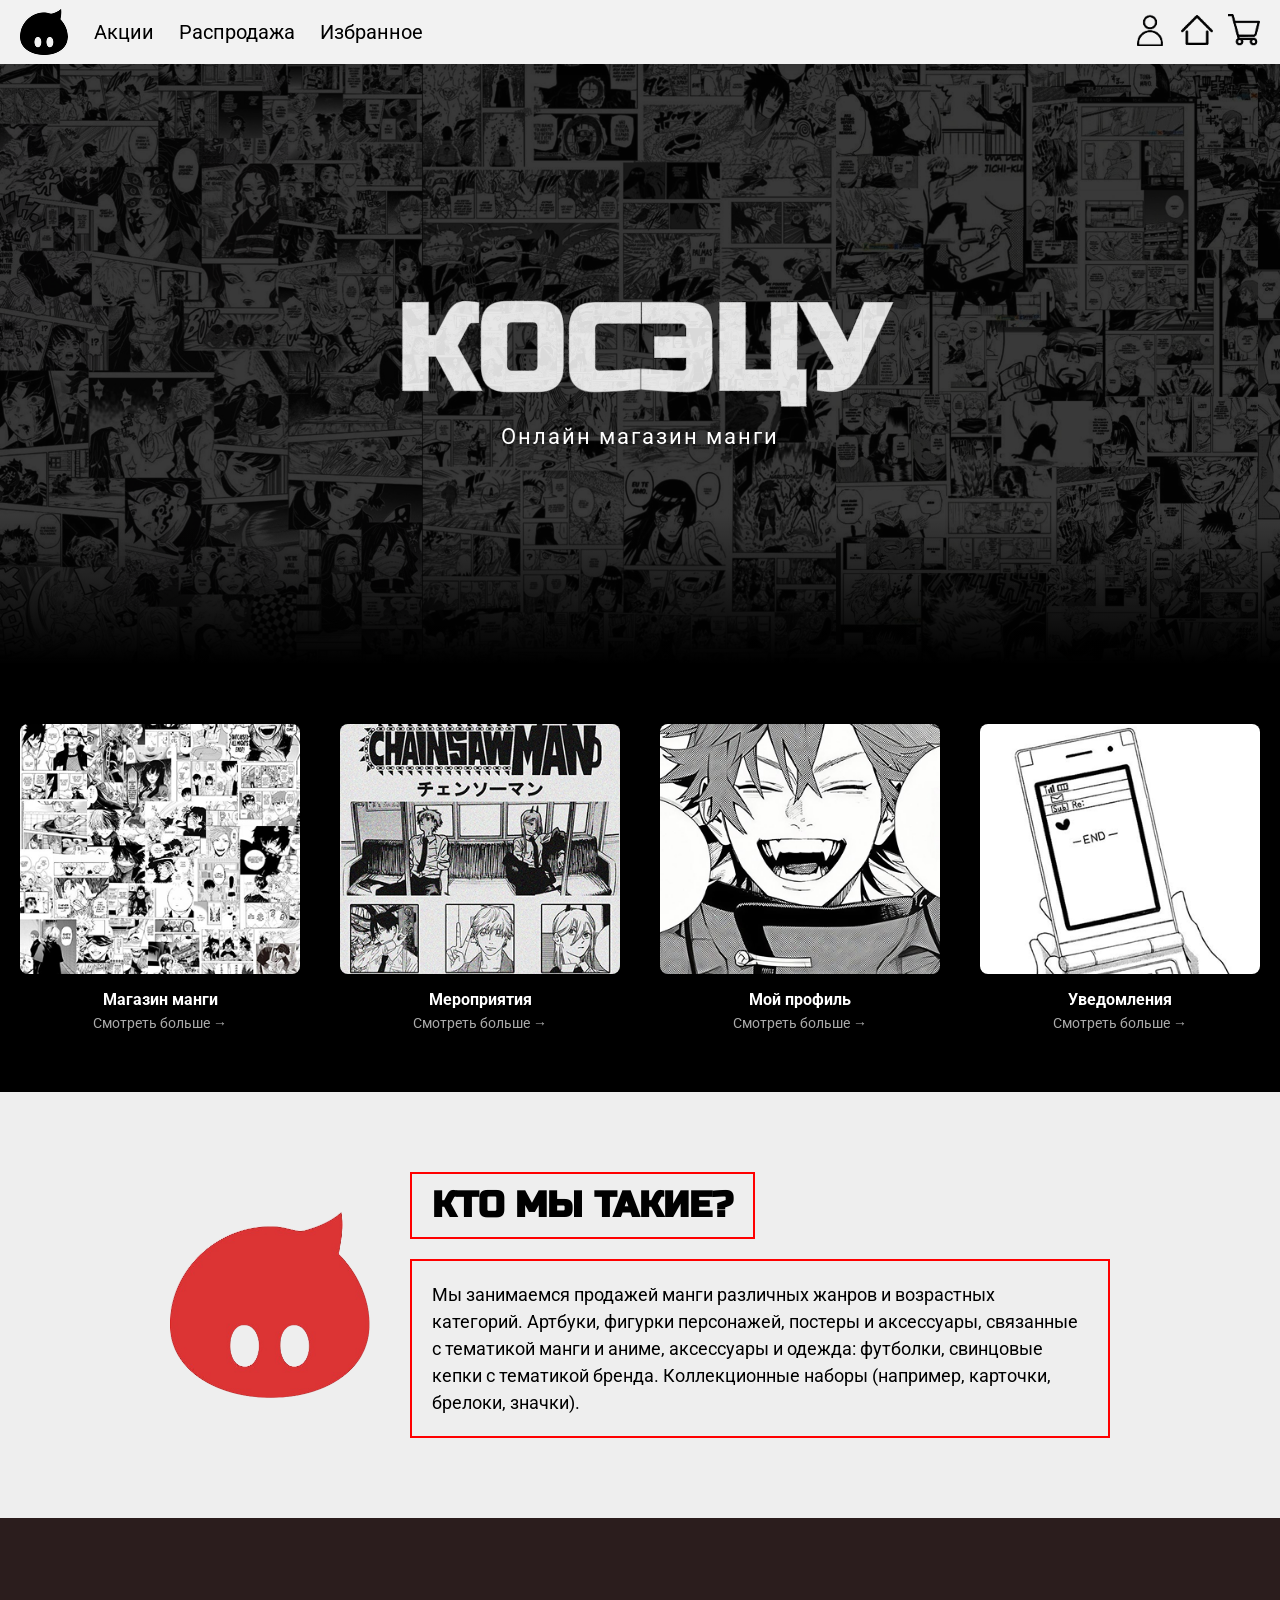
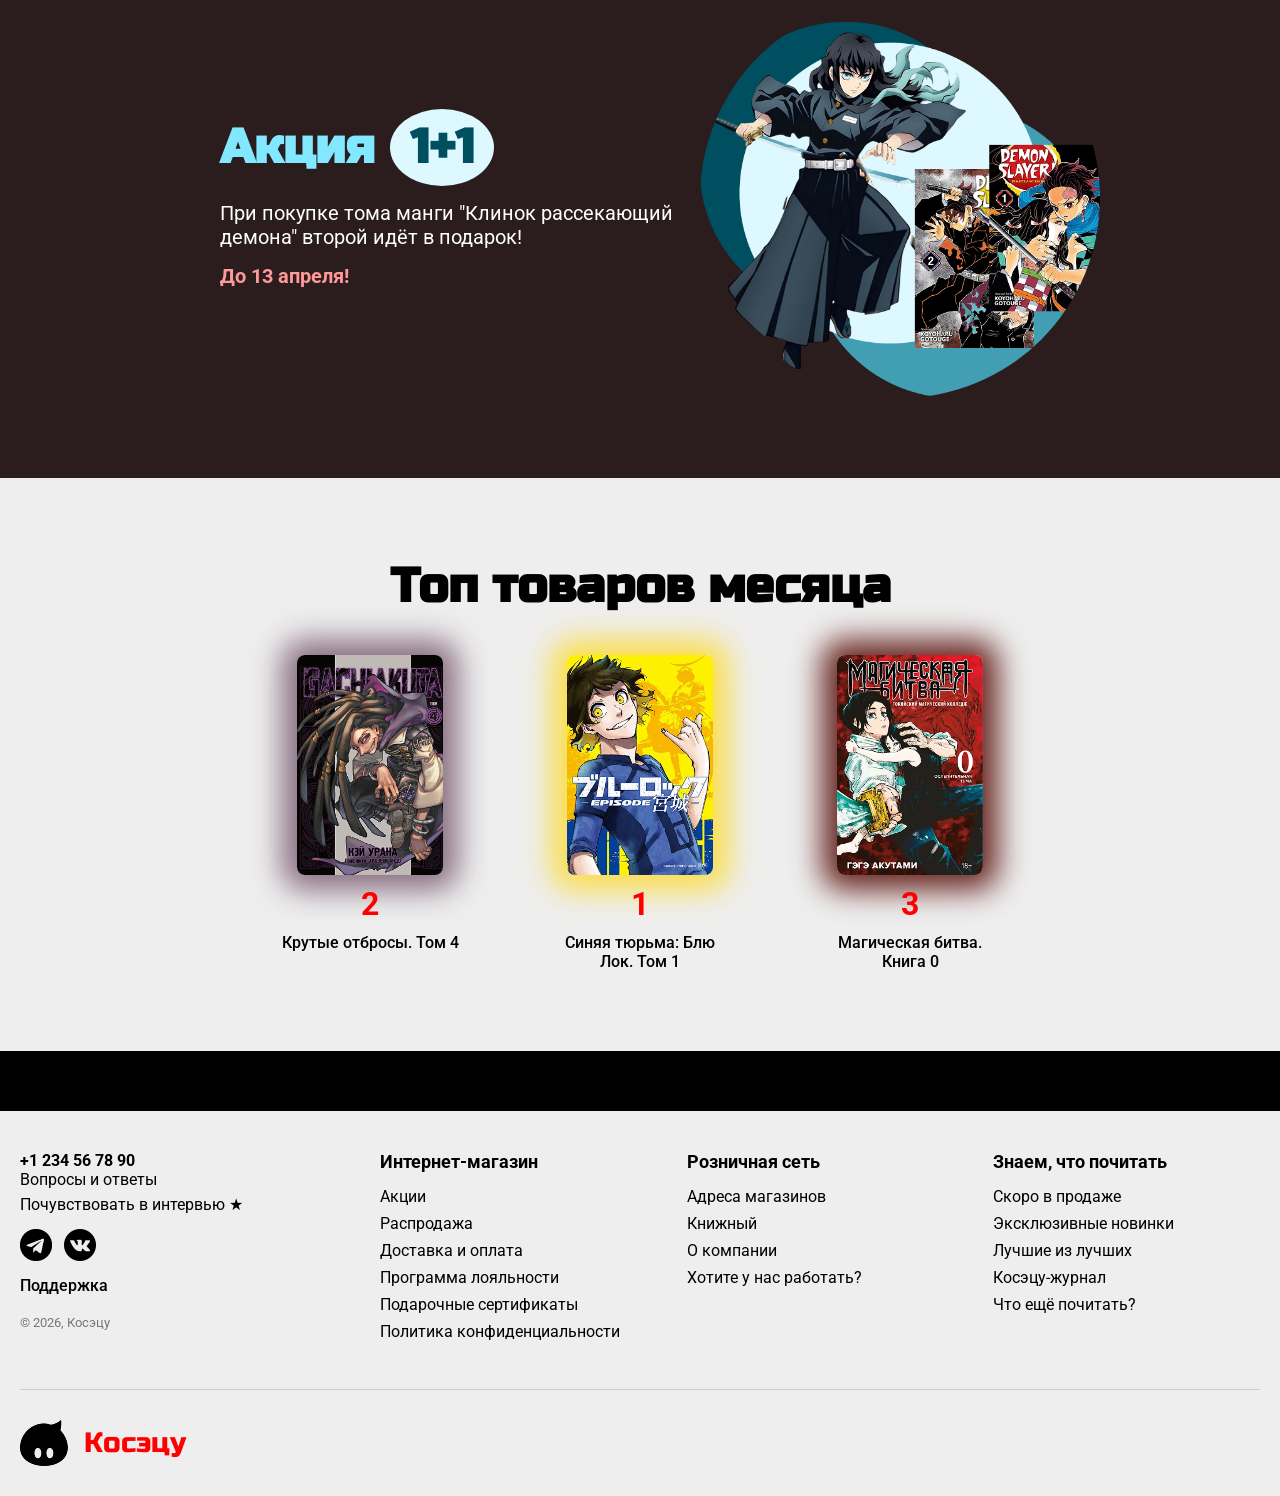
<file: index.html>
<!DOCTYPE html>
<html lang="ru">
<head>
  <meta charset="UTF-8">
  <meta name="viewport" content="width=device-width, initial-scale=1.0">
  <title>КОСЭЦУ — магазин манги</title>
  <link rel="stylesheet" href="style.css">
  <link href="https://fonts.googleapis.com/css2?family=Russo+One&family=Roboto:wght@400;700&display=swap" rel="stylesheet">
</head>
<body>

<header class="header">
  <div class="container header-inner">
    <div class="nav-left">
      <img src="images/logo.png" alt="Логотип Косэцу" class="logo-img">
      <nav class="nav-links">
        <a href="#">Акции</a>
        <a href="#">Распродажа</a>
        <a href="#">Избранное</a>
      </nav>
    </div>
    <div class="nav-right">
      <img src="images/user-icon.png" alt="Личный кабинет">
      <img src="images/home-icon.png" alt="Главная">
    <a href="basket.html">
  <img src="images/cart-icon.png" alt="Корзина">
</a>
    </div>
  </div>
</header>

<main>
  <section class="hero">
    <h1 class="hero-title">КОСЭЦУ</h1>
    <p class="hero-subtitle">Онлайн магазин манги</p>
  </section>

  <section class="cards">
    <div class="container cards-grid">
      <div class="card">
        <img src="images/manga-shop.png" alt="Магазин манги">
        <div class="card-title">Магазин манги</div>
        <a href="catalog.html" class="card-link">Смотреть больше →</a>
      </div>
      <div class="card">
        <img src="images/events.png" alt="Мероприятия">
        <div class="card-title">Мероприятия</div>
        <a href="news.html" class="card-link">Смотреть больше →</a>
      </div>
      <div class="card">
        <img src="images/profile.png" alt="Мой профиль">
        <div class="card-title">Мой профиль</div>
        <a href="#" class="card-link">Смотреть больше →</a>
      </div>
      <div class="card">
        <img src="images/notifications.png" alt="Уведомления">
        <div class="card-title">Уведомления</div>
        <a href="#" class="card-link">Смотреть больше →</a>
      </div>
    </div>
  </section>

  <section class="about">
    <div class="container about-inner">
      <img src="images/about-logo.png" alt="Логотип Косэцу" class="about-logo-img">
      <div>
        <h2 class="about-title">КТО МЫ ТАКИЕ?</h2>
        <div class="about-text">
          Мы занимаемся продажей манги различных жанров и возрастных категорий. Артбуки, фигурки персонажей, постеры и аксессуары, связанные с тематикой манги и аниме, аксессуары и одежда: футболки, свинцовые кепки с тематикой бренда. Коллекционные наборы (например, карточки, брелоки, значки).
        </div>
      </div>
    </div>
  </section>

  <section class="promo">
    <div class="container promo-inner">
      <div class="promo-left">
        <h2 class="promo-title">
          Акция
          <span class="promo-circle">1+1</span>
        </h2>
        <p>При покупке тома манги "Клинок рассекающий демона" второй идёт в подарок!</p>
        <p class="promo-date">До 13 апреля!</p>
      </div>
      <div class="promo-img" role="img" aria-label="Изображение акции 1+1"></div>
    </div>
  </section>

  <section class="top">
    <div class="container">
      <h2 class="top-title">Топ товаров месяца</h2>
      <div class="top-grid">
        <div class="top-item second">
          <img src="images/top-2.png" alt="Товар месяца, место 2">
          <div class="num">2</div>
          <div class="top-name">Крутые отбросы. Том 4</div>
        </div>
        <div class="top-item first">
          <img src="images/top-1.png" alt="Товар месяца, место 1">
          <div class="num">1</div>
          <div class="top-name">Синяя тюрьма: Блю Лок. Том 1</div>
        </div>
        <div class="top-item third">
          <img src="images/top-3.png" alt="Товар месяца, место 3">
          <div class="num">3</div>
          <div class="top-name">Магическая битва. Книга 0</div>
        </div>
      </div>
    </div>
  </section>
</main>

<footer class="footer">
  <div class="container">
    <div class="footer-grid">
      <div class="footer-col">
        <div><strong>+1 234 56 78 90</strong></div>
        <div class="footer-link">Вопросы и ответы</div>
        <div class="footer-link">Почувствовать в интервью ★</div>
        <div class="social-icons">
          <img src="images/telegram.png" alt="Telegram" class="social-icon">
          <img src="images/vk.png" alt="ВКонтакте" class="social-icon">
        </div>
        <div class="footer-support">Поддержка</div>
        <div class="footer-copy">© 2026, Косэцу</div>
      </div>
      <div class="footer-col">
        <h4>Интернет-магазин</h4>
        <ul>
          <li>Акции</li>
          <li>Распродажа</li>
          <li>Доставка и оплата</li>
          <li>Программа лояльности</li>
          <li>Подарочные сертификаты</li>
          <li>Политика конфиденциальности</li>
        </ul>
      </div>
      <div class="footer-col">
        <h4>Розничная сеть</h4>
        <ul>
          <li>Адреса магазинов</li>
          <li>Книжный</li>
          <li>О компании</li>
          <li>Хотите у нас работать?</li>
        </ul>
      </div>
      <div class="footer-col">
        <h4>Знаем, что почитать</h4>
        <ul>
          <li>Скоро в продаже</li>
          <li>Эксклюзивные новинки</li>
          <li>Лучшие из лучших</li>
          <li>Косэцу-журнал</li>
          <li>Что ещё почитать?</li>
        </ul>
      </div>
    </div>
    <div class="footer-bottom">
      <div class="footer-logo">
        <img src="images/logo.png" alt="Логотип" class="logo">
        <span class="brand">Косэцу</span>
      </div>
    </div>
  </div>
</footer>

</body>
</html>
</file>
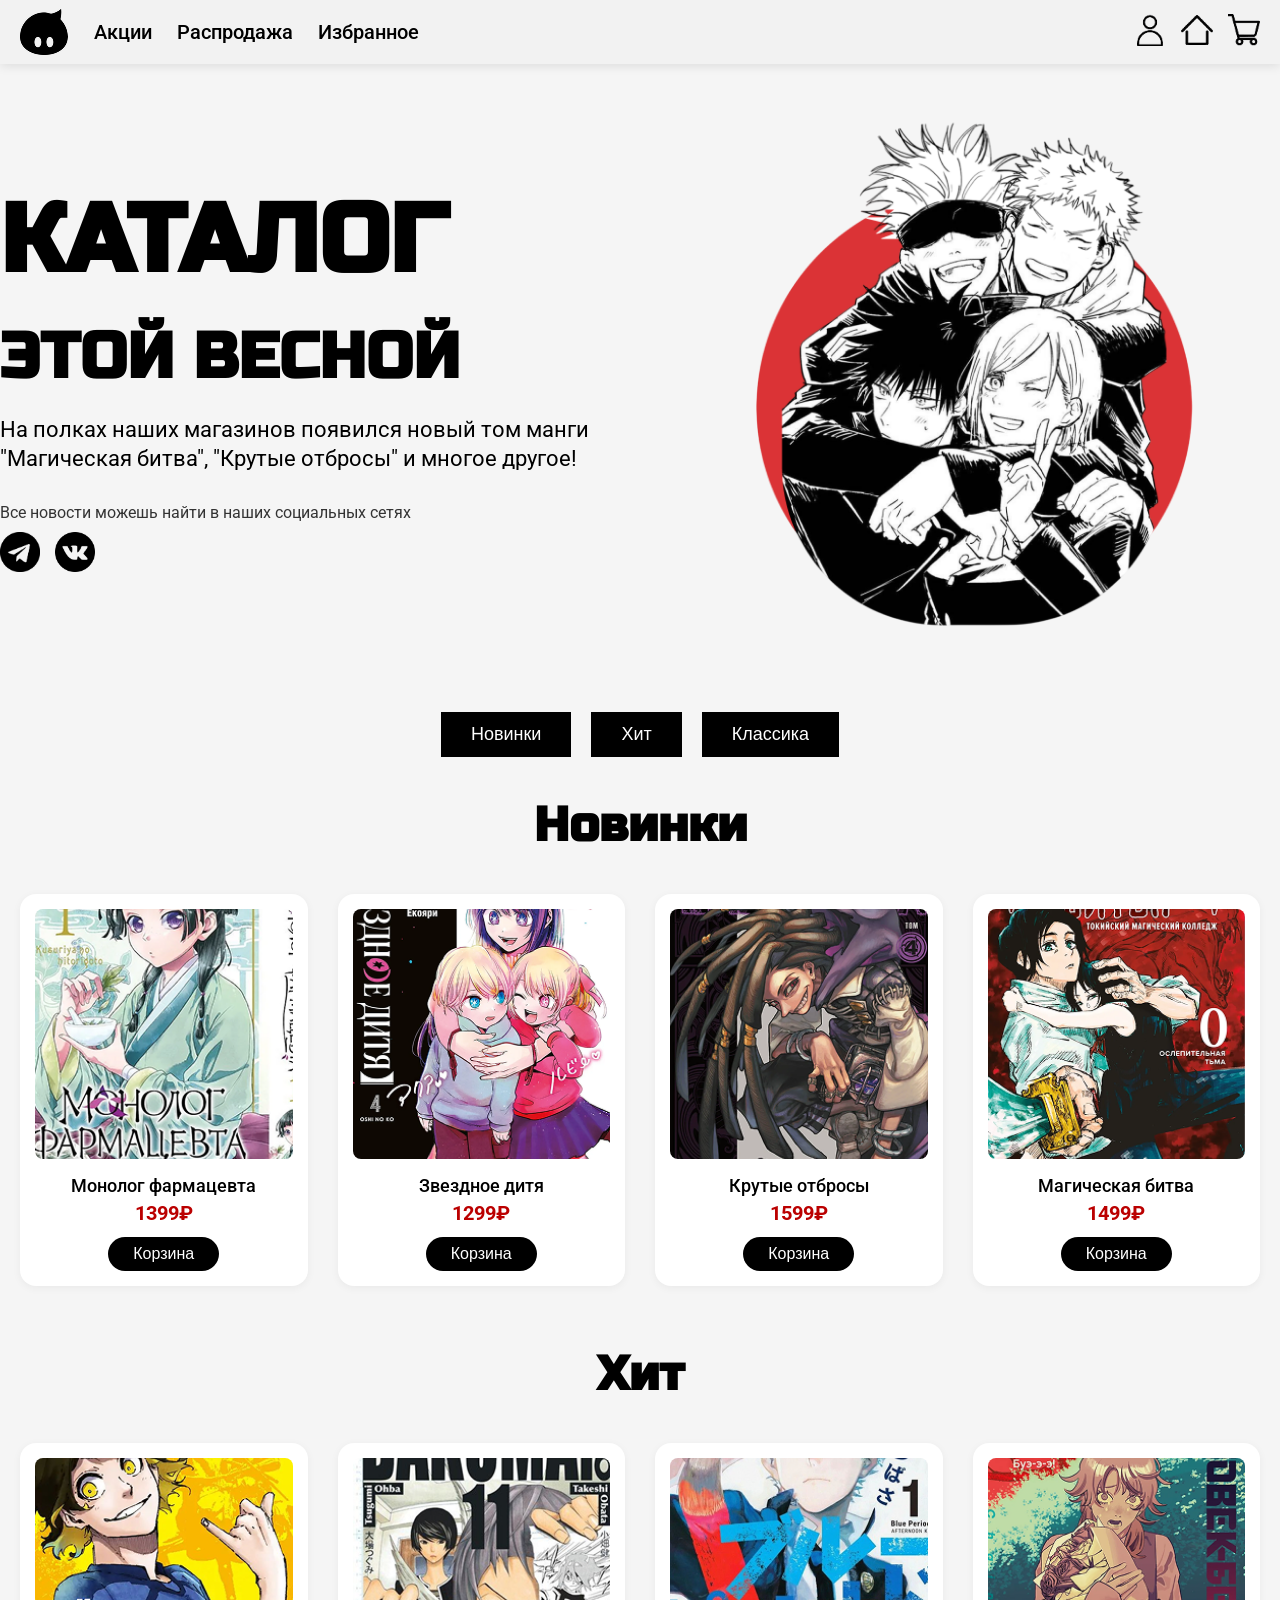
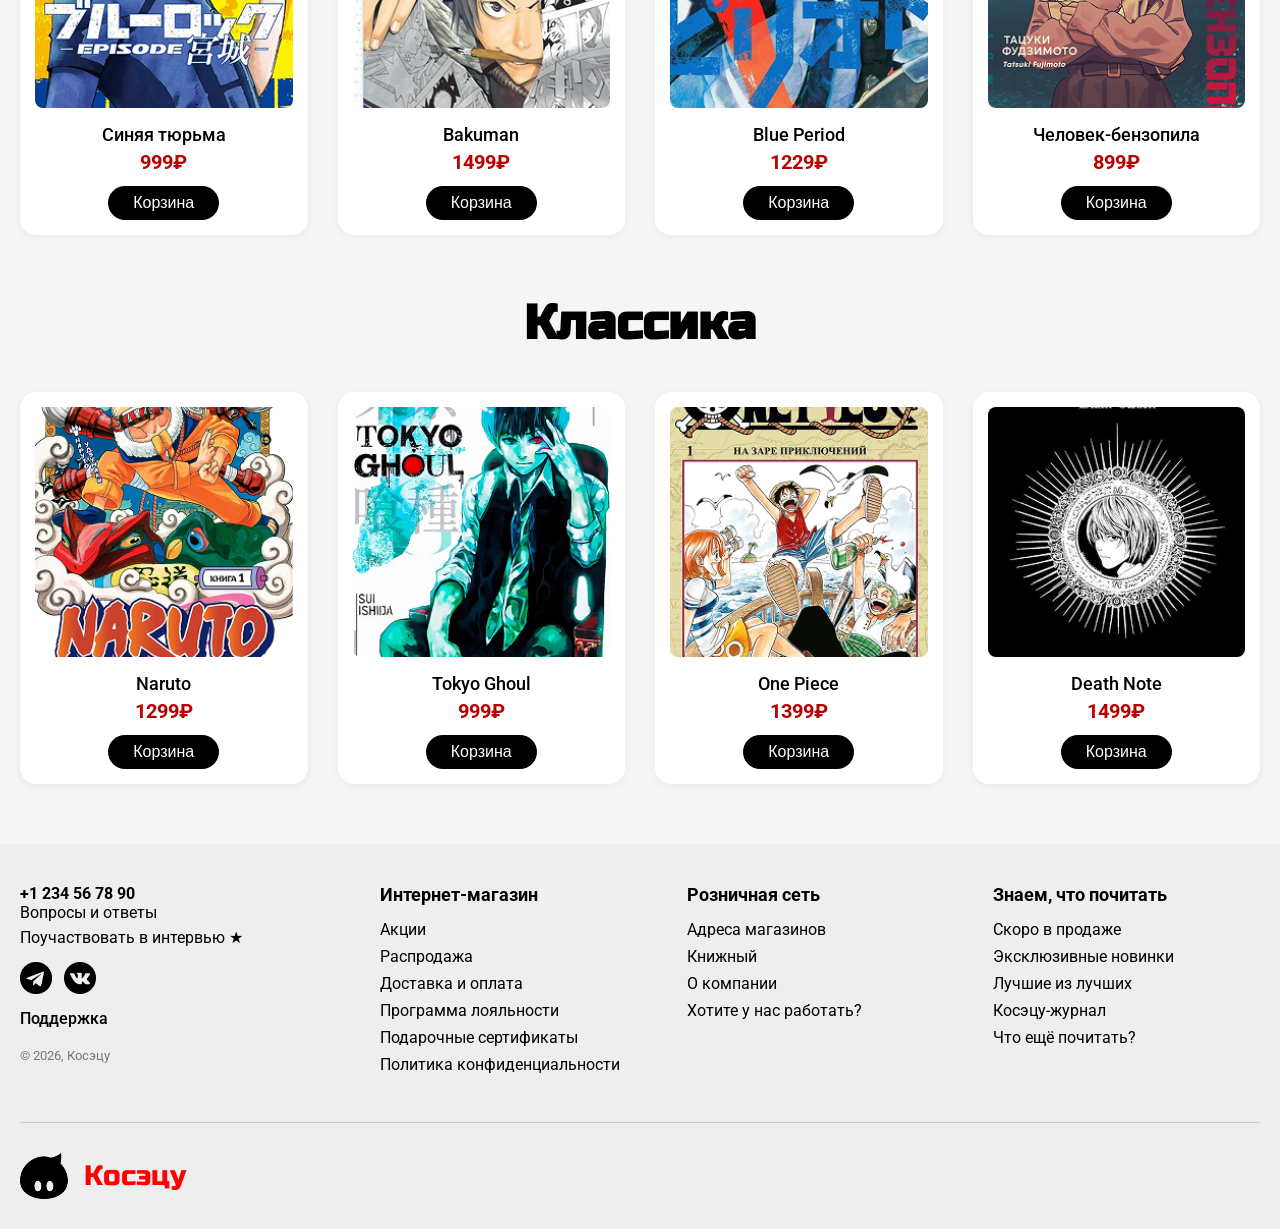
<file: catalog.html>
<!DOCTYPE html>
<html lang="ru">
<head>
  <meta charset="UTF-8">
  <meta name="viewport" content="width=device-width, initial-scale=1.0">
  <title>Косэцу — Каталог</title>
  <link rel="stylesheet" href="catalog.css">
  <link href="https://fonts.googleapis.com/css2?family=Russo+One&family=Roboto:wght@300;400;500;700&display=swap" rel="stylesheet">
</head>
<body>

<header class="header">
  <div class="container header-grid">
    <div class="nav-left">
      <img src="images/header-logo.png" alt="Логотип Косэцу" class="logo">
      <div class="nav-links">
        <span>Акции</span>
        <span>Распродажа</span>
        <span>Избранное</span>
      </div>
    </div>
    <div class="nav-right">
      <img src="images/user-icon.png" alt="Личный кабинет">
    <a href="index.html">
  <img src="images/home-icon.png" alt="Главная">
</a>
      <img src="images/cart-icon.png" alt="Корзина">
    </div>
  </div>
</header>

<main>
  <div class="hero-block container">
    <div class="hero-text">
      <h1>КАТАЛОГ</h1>
      <h2>ЭТОЙ ВЕСНОЙ</h2>
      <p>На полках наших магазинов появился новый том манги "Магическая битва", "Крутые отбросы" и многое другое!</p>
      <div class="social">
        <span>Все новости можешь найти в наших социальных сетях</span>
        <div class="social-icons-row">
          <img src="images/telegram.png" alt="Telegram" class="social-icon">
          <img src="images/vk.png" alt="ВКонтакте" class="social-icon">
        </div>
      </div>
    </div>
    <div class="hero-image">
      <img src="images/герoi.png" alt="Персонажи">
    </div>
  </div>

  <div class="filters container">
    <button>Новинки</button>
    <button>Хит</button>
    <button>Классика</button>
  </div>

  <section class="catalog-section container">
    <h3>Новинки</h3>
    <div class="grid">
      <div class="card">
        <img src="images/Мононоги фармалевта.png" alt="Мононоги фармалевта">
        <p>Монолог фармацевта</p>
        <span>1399₽</span>
        <button>Корзина</button>
      </div>
      <div class="card">
        <img src="images/Звездное дитя.png" alt="Звездное дитя">
        <p>Звездное дитя</p>
        <span>1299₽</span>
        <button>Корзина</button>
      </div>
      <div class="card">
        <img src="images/Крутые отбросы.png" alt="Крутые отбросы">
        <p>Крутые отбросы</p>
        <span>1599₽</span>
        <button>Корзина</button>
      </div>
      <div class="card">
        <img src="images/Магическая битва.png" alt="Магическая битва">
        <p>Магическая битва</p>
        <span>1499₽</span>
        <button>Корзина</button>
      </div>
    </div>
  </section>

  <section class="catalog-section container">
    <h3>Хит</h3>
    <div class="grid">
      <div class="card">
        <img src="images/Синяя тюрьма.png" alt="Синяя тюрьма">
        <p>Синяя тюрьма</p>
        <span>999₽</span>
        <button>Корзина</button>
      </div>
      <div class="card">
        <img src="images/Bakuman.png" alt="Bakuman">
        <p>Bakuman</p>
        <span>1499₽</span>
        <button>Корзина</button>
      </div>
      <div class="card">
        <img src="images/Blue Period.png" alt="Blue Period">
        <p>Blue Period</p>
        <span>1229₽</span>
        <button>Корзина</button>
      </div>
      <div class="card">
        <img src="images/Человек-бензопила.png" alt="Человек-бензопила">
        <p>Человек-бензопила</p>
        <span>899₽</span>
        <button>Корзина</button>
      </div>
    </div>
  </section>

  <section class="catalog-section container">
    <h3>Классика</h3>
    <div class="grid">
      <div class="card">
        <img src="images/Naruto.png" alt="Naruto">
        <p>Naruto</p>
        <span>1299₽</span>
        <button>Корзина</button>
      </div>
      <div class="card">
        <img src="images/Tokyo Ghoul.png" alt="Tokyo Ghoul">
        <p>Tokyo Ghoul</p>
        <span>999₽</span>
        <button>Корзина</button>
      </div>
      <div class="card">
        <img src="images/One Piece.png" alt="One Piece">
        <p>One Piece</p>
        <span>1399₽</span>
        <button>Корзина</button>
      </div>
      <div class="card">
        <img src="images/Death Note.png" alt="Death Note">
        <p>Death Note</p>
        <span>1499₽</span>
        <button>Корзина</button>
      </div>
    </div>
  </section>
</main>

<footer class="footer">
  <div class="container">
    <div class="footer-grid">
      <div class="footer-col">
        <div><strong>+1 234 56 78 90</strong></div>
        <div class="footer-link">Вопросы и ответы</div>
        <div class="footer-link">Поучаствовать в интервью ★</div>
        <div class="social-icons">
          <img src="images/telegram.png" alt="Telegram" class="social-icon">
          <img src="images/vk.png" alt="ВКонтакте" class="social-icon">
        </div>
        <div class="footer-support">Поддержка</div>
        <div class="footer-copy">© 2026, Косэцу</div>
      </div>
      <div class="footer-col">
        <h4>Интернет-магазин</h4>
        <ul>
          <li>Акции</li>
          <li>Распродажа</li>
          <li>Доставка и оплата</li>
          <li>Программа лояльности</li>
          <li>Подарочные сертификаты</li>
          <li>Политика конфиденциальности</li>
        </ul>
      </div>
      <div class="footer-col">
        <h4>Розничная сеть</h4>
        <ul>
          <li>Адреса магазинов</li>
          <li>Книжный</li>
          <li>О компании</li>
          <li>Хотите у нас работать?</li>
        </ul>
      </div>
      <div class="footer-col">
        <h4>Знаем, что почитать</h4>
        <ul>
          <li>Скоро в продаже</li>
          <li>Эксклюзивные новинки</li>
          <li>Лучшие из лучших</li>
          <li>Косэцу-журнал</li>
          <li>Что ещё почитать?</li>
        </ul>
      </div>
    </div>
    <div class="footer-bottom">
      <div class="footer-logo">
        <img src="images/header-logo.png" alt="Логотип" class="logo">
        <span class="brand">Косэцу</span>
      </div>
    </div>
  </div>
</footer>

</body>
</html>
</file>
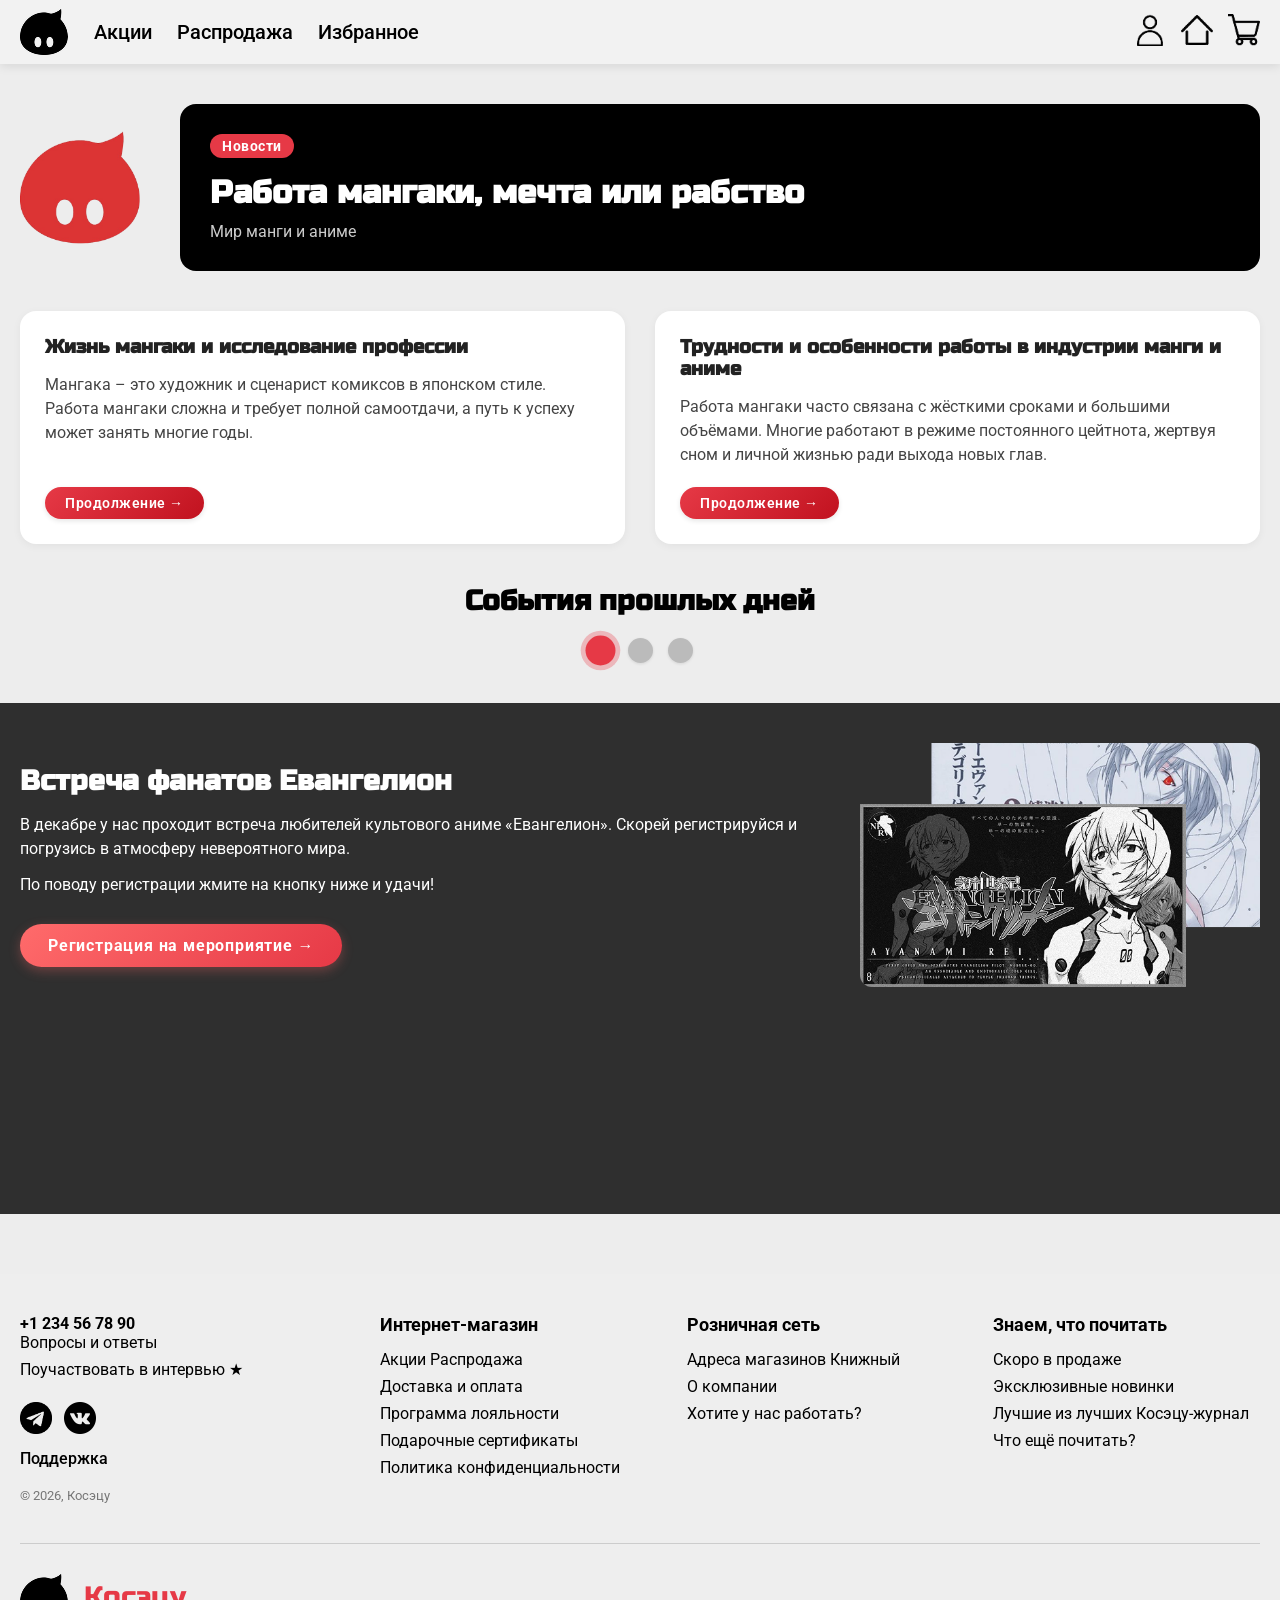
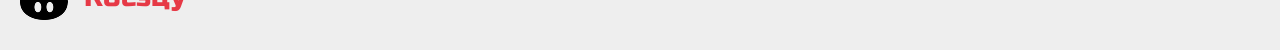
<file: news.html>
<!DOCTYPE html>
<html lang="ru">
<head>
    <meta charset="UTF-8">
    <meta name="viewport" content="width=device-width, initial-scale=1.0">
    <title>Косэцу — Новости</title>
    <link rel="stylesheet" href="news.css">
    <link href="https://fonts.googleapis.com/css2?family=Russo+One&family=Roboto:wght@400;500;700&display=swap" rel="stylesheet">
</head>
<body>

    <header class="header">
        <div class="container header-grid">
            <div class="nav-left">
                <img src="images/header-logo.png" alt="Логотип Косэцу" class="logo">
                <div class="nav-links">
                    <span>Акции</span>
                    <span>Распродажа</span>
                    <span>Избранное</span>
                </div>
            </div>
            <div class="nav-right">
                <img src="images/user-icon.png" alt="Личный кабинет">
            <a href="index.html">
  <img src="images/home-icon.png" alt="Главная">
</a>
                <img src="images/cart-icon.png" alt="Корзина">
            </div>
        </div>
    </header>

    <main>
        <section class="hero-section container">
            <div class="hero-grid">
                <img src="images/red-logo.png" alt="Красный логотип" class="hero-logo">
                <div class="hero-card">
                    <div class="hero-badge">Новости</div>
                    <h1>Работа мангаки, мечта или рабство</h1>
                    <p>Мир манги и аниме</p>
                </div>
            </div>
        </section>

        <section class="info-section container">
            <div class="info-grid">
                <div class="info-item">
                    <h3>Жизнь мангаки и исследование профессии</h3>
                    <p>Мангака – это художник и сценарист комиксов в японском стиле. Работа мангаки сложна и требует полной самоотдачи, а путь к успеху может занять многие годы.</p>
                    <a href="#" class="read-more">Продолжение →</a>
                </div>
                <div class="info-item">
                    <h3>Трудности и особенности работы в индустрии манги и аниме</h3>
                    <p>Работа мангаки часто связана с жёсткими сроками и большими объёмами. Многие работают в режиме постоянного цейтнота, жертвуя сном и личной жизнью ради выхода новых глав.</p>
                    <a href="#" class="read-more">Продолжение →</a>
                </div>
            </div>
        </section>

        <div class="dots container">
            <h3>События прошлых дней</h3>
            <div class="dot-row" id="dotRow">
                <div class="dot active" data-index="0"></div>
                <div class="dot" data-index="1"></div>
                <div class="dot" data-index="2"></div>
            </div>
        </div>

        <div class="events-carousel">
            <div class="events-wrapper" id="eventsWrapper">
                <!-- Слайд 1 -->
                <div class="event-slide dark">
                    <div class="container event-grid">
                        <div class="event-text">
                            <h2>Встреча фанатов Евангелион</h2>
                            <p>В декабре у нас проходит встреча любителей культового аниме «Евангелион». Скорей регистрируйся и погрузись в атмосферу невероятного мира.</p>
                            <p class="event-call">По поводу регистрации жмите на кнопку ниже и удачи!</p>
                            <a href="#" class="event-btn">Регистрация на мероприятие →</a>
                        </div>
                        <img src="images/event-eva.png" alt="Евангелион" class="event-img">
                    </div>
                </div>
                <!-- Слайд 2 -->
                <div class="event-slide">
                    <div class="container event-grid reverse">
                        <img src="images/event-exhibition.png" alt="Выставка" class="event-img">
                        <div class="event-text">
                            <h2>Выставка работ молодых авторов</h2>
                            <p>Являясь всего лишь частью общей картины, активно развивающиеся страны третьего мира могут быть обнародованы.</p>
                            <p class="event-call">Регистрируйся для участия, раскрой свой талант и покажи его миру</p>
                            <a href="#" class="event-btn">Регистрация на выставку →</a>
                        </div>
                    </div>
                </div>
                <!-- Слайд 3 -->
                <div class="event-slide">
                    <div class="container event-grid">
                        <div class="event-text">
                            <h2>Уроки создания манги</h2>
                            <p>Мастер-классы по созданию манги от профессиональных художников. Научитесь рисовать персонажей, создавать сценарии и работать с тушами. Расписание на сайте.</p>
                            <a href="#" class="event-btn">Записаться на уроки →</a>
                        </div>
                        <img src="images/event-manga-class.png" alt="Уроки манги" class="event-img">
                    </div>
                </div>
            </div>
        </div>
    </main>

    <footer class="footer">
        <div class="container">
            <div class="footer-grid">
                <div class="footer-col">
                    <div><strong>+1 234 56 78 90</strong></div>
                    <div class="footer-link">Вопросы и ответы</div>
                    <div class="footer-link">Поучаствовать в интервью ★</div>
                    <div class="social-icons">
                        <img src="images/telegram.png" alt="Telegram" class="social-icon">
                        <img src="images/vk.png" alt="ВКонтакте" class="social-icon">
                    </div>
                    <div class="footer-support">Поддержка</div>
                    <div class="footer-copy">© 2026, Косэцу</div>
                </div>
                <div class="footer-col">
                    <h4>Интернет-магазин</h4>
                    <ul>
                        <li>Акции</li>
                        <li>Распродажа</li>
                        <li>Доставка и оплата</li>
                        <li>Программа лояльности</li>
                        <li>Подарочные сертификаты</li>
                        <li>Политика конфиденциальности</li>
                    </ul>
                </div>
                <div class="footer-col">
                    <h4>Розничная сеть</h4>
                    <ul>
                        <li>Адреса магазинов</li>
                        <li>Книжный</li>
                        <li>О компании</li>
                        <li>Хотите у нас работать?</li>
                    </ul>
                </div>
                <div class="footer-col">
                    <h4>Знаем, что почитать</h4>
                    <ul>
                        <li>Скоро в продаже</li>
                        <li>Эксклюзивные новинки</li>
                        <li>Лучшие из лучших</li>
                        <li>Косэцу-журнал</li>
                        <li>Что ещё почитать?</li>
                    </ul>
                </div>
            </div>
            <div class="footer-bottom">
                <div class="footer-logo">
                    <img src="images/header-logo.png" alt="Логотип" class="logo">
                    <span class="brand">Косэцу</span>
                </div>
            </div>
        </div>
    </footer>

    <script>
        const wrapper = document.getElementById('eventsWrapper');
        const dots = document.querySelectorAll('.dot');
        let currentIndex = 0;
        const totalSlides = dots.length;

        function updateCarousel(index) {
            if (index < 0) index = 0;
            if (index >= totalSlides) index = totalSlides - 1;
            currentIndex = index;
            wrapper.style.transform = `translateX(-${currentIndex * 100}%)`;
            dots.forEach((dot, i) => {
                dot.classList.toggle('active', i === currentIndex);
            });
        }

        dots.forEach(dot => {
            dot.addEventListener('click', function() {
                updateCarousel(parseInt(this.getAttribute('data-index')));
            });
        });

        updateCarousel(0);
    </script>

</body>
</html>
</file>
<file: style.css>
* {
  margin: 0;
  padding: 0;
  box-sizing: border-box;
}

body {
  font-family: 'Roboto', sans-serif;
  background: #000;
  color: #fff;
  padding-top: 64px;
}

.container {
  max-width: 1400px;
  margin: 0 auto;
  padding: 0 20px;
}

/* ===== HEADER ===== */
.header {
  background: #F2F2F2;
  color: #000;
  position: fixed;
  top: 0;
  left: 0;
  width: 100%;
  z-index: 1000;
  box-shadow: 0 2px 10px rgba(0,0,0,0.1);
}

.header-inner {
  display: flex;
  justify-content: space-between;
  align-items: center;
  height: 64px;
}

.nav-left {
  display: flex;
  align-items: center;
  gap: 25px;
}

.logo-img {
  width: 49px;
  height: 46px;
  object-fit: contain;
}

.nav-links {
  display: flex;
  gap: 25px;
  font-size: 20px;
}

.nav-links a {
  cursor: pointer;
  transition: opacity 0.2s;
  text-decoration: none;
  color: inherit;
}

.nav-links a:hover {
  opacity: 0.7;
}

.nav-right {
  display: flex;
  gap: 15px;
}

.nav-right img {
  width: 32px;
  height: 32px;
  object-fit: contain;
  cursor: pointer;
}

/* ===== HERO ===== */
.hero {
  height: 600px;
  background: url('images/hero-bg.png') center/cover no-repeat;
  position: relative;
  display: flex;
  flex-direction: column;
  justify-content: center;
  align-items: center;
  text-align: center;
}

.hero::before {
  content: "";
  position: absolute;
  top: 0;
  left: 0;
  width: 100%;
  height: 100%;
  background: rgba(0,0,0,0.4);
  z-index: 0;
}

.hero-title {
  font-family: 'Russo One', sans-serif;
  font-size: 120px;
  font-weight: bold;
  color: #fff;
  position: relative;
  z-index: 1;
  background-image: url('images/hero-bg.png');
  background-size: cover;
  background-position: center;
  background-clip: text;
  -webkit-background-clip: text;
  color: rgba(255,255,255,0.85);
  text-shadow: none;
  -webkit-text-stroke: 1px rgba(0,0,0,0.3);
}

.hero-subtitle {
  font-size: 22px;
  letter-spacing: 2px;
  position: relative;
  z-index: 1;
  color: #fff;
  text-shadow: 1px 1px 4px rgba(0,0,0,0.5);
}

.hero::after {
  content: "";
  position: absolute;
  bottom: 0;
  left: 0;
  width: 100%;
  height: 150px;
  background: linear-gradient(transparent, #000);
  z-index: 0;
  pointer-events: none;
}

/* ===== CARDS ===== */
.cards {
  padding: 60px 0;
  background: #000;
}

.cards-grid {
  display: flex;
  flex-wrap: wrap;
  justify-content: center;
  gap: 40px;
}

.card {
  flex: 1 1 220px;
  min-width: 200px;
  text-align: center;
}

.card img {
  width: 100%;
  height: 250px;
  object-fit: cover;
  border-radius: 8px;
}

.card-title {
  margin-top: 12px;
  font-weight: 700;
}

.card-link {
  font-size: 14px;
  color: #aaa;
  text-decoration: none;
  display: inline-block;
  margin-top: 6px;
  transition: color 0.2s;
}

.card-link:hover {
  color: #fff;
}

/* ===== ABOUT ===== */
.about {
  background: #eee;
  color: #000;
  padding: 80px 0;
}

.about-inner {
  display: flex;
  flex-wrap: wrap;
  justify-content: center;
  align-items: center;
  gap: 40px;
}

.about-logo-img {
  width: 200px;
  height: auto;
  display: block;
}

.about-title {
  font-family: 'Russo One', sans-serif;
  font-size: 36px;
  border: 2px solid red;
  padding: 10px 20px;
  display: inline-block;
  margin-bottom: 20px;
}

.about-text {
  border: 2px solid red;
  padding: 20px;
  max-width: 700px;
  font-size: 18px;
  line-height: 1.5;
}

/* ===== PROMO ===== */
.promo {
  background: #2b1d1d;
  padding: 80px 0;
}

.promo-inner {
  display: flex;
  justify-content: center;
  align-items: center;
  gap: 20px;
  flex-wrap: wrap;
}

.promo-left {
  max-width: 500px;
  padding-left: 40px;
}

.promo-title {
  font-family: 'Russo One', sans-serif;
  font-size: 48px;
  color: #82E8FF;
  display: flex;
  align-items: center;
  flex-wrap: wrap;
}

.promo-circle {
  display: inline-block;
  background: #DDF9FF;
  border-radius: 50%;
  padding: 10px 20px;
  color: #004F61;
  margin-left: 15px;
  font-weight: bold;
}

.promo-left p {
  font-size: 20px;
  margin-top: 15px;
}

.promo-date {
  font-size: 18px;
  font-weight: bold;
  color: #ff9999;
  margin-top: 10px;
}

.promo-img {
  width: 400px;
  height: 400px;
  background: url('images/promo-image.png') center/cover no-repeat;
  border-radius: 50%;
}

/* ===== TOP ===== */
.top {
  background: #eee;
  color: #000;
  padding: 80px 0;
  text-align: center;
}

.top-title {
  font-family: 'Russo One', sans-serif;
  font-size: 48px;
  margin-bottom: 40px;
}

.top-grid {
  display: flex;
  justify-content: center;
  align-items: stretch;
  gap: 50px;
  flex-wrap: wrap;
}

.top-item {
  text-align: center;
  display: flex;
  flex-direction: column;
  align-items: center;
  width: 220px;
}

.top-item.first img {
  box-shadow: 0 0 30px 15px rgba(255, 215, 0, 0.7);
}
.top-item.second img {
  box-shadow: 0 0 30px 15px #886E81;
}
.top-item.third img {
  box-shadow: 0 0 30px 15px #672622;
}

.top-item img {
  height: 220px;
  width: auto;
  border-radius: 8px;
  transition: box-shadow 0.2s;
}

.top-item .num {
  color: red;
  font-size: 32px;
  font-weight: bold;
  margin: 10px 0 5px;
}

.top-name {
  font-weight: 500;
  font-size: 16px;
  max-width: 180px;
  margin-top: 5px;
}

/* ===== FOOTER ===== */
.footer {
  background: #eee;
  color: #000;
  padding: 40px 0 30px;
  margin-top: 60px;
}

.footer-grid {
  display: grid;
  grid-template-columns: 1.2fr 1fr 1fr 1fr;
  gap: 40px;
  margin-bottom: 40px;
}

.footer-col h4 {
  font-weight: 700;
  margin-bottom: 15px;
  font-size: 18px;
}

.footer-col ul {
  list-style: none;
  padding: 0;
}

.footer-col li {
  margin-bottom: 8px;
  cursor: pointer;
  transition: color 0.2s;
}

.footer-col li:hover {
  color: #555;
}

.footer-link {
  margin-bottom: 6px;
  cursor: pointer;
  transition: color 0.2s;
}

.footer-link:hover {
  color: #555;
}

.social-icons {
  display: flex;
  gap: 12px;
  margin: 15px 0;
}

.social-icon {
  width: 32px;
  height: 32px;
  object-fit: contain;
  cursor: pointer;
  transition: opacity 0.2s;
}

.social-icon:hover {
  opacity: 0.7;
}

.footer-support {
  margin-top: 15px;
  font-weight: 500;
  cursor: pointer;
}

.footer-copy {
  margin-top: 20px;
  color: #777;
  font-size: 13px;
}

.footer-bottom {
  border-top: 1px solid #ccc;
  padding-top: 30px;
  margin-top: 10px;
}

.footer-logo {
  display: flex;
  align-items: center;
  gap: 15px;
}

.footer-logo .logo {
  width: 49px;
  height: 46px;
  object-fit: contain;
}

.footer-logo .brand {
  font-family: 'Russo One', sans-serif;
  font-size: 28px;
  color: red;
}

/* ===== ADAPTIVE ===== */
@media (max-width: 1000px) {
  .footer-grid {
    grid-template-columns: repeat(2, 1fr);
    gap: 30px;
  }
  .hero-title {
    font-size: 80px;
  }
}

@media (max-width: 900px) {
  .cards-grid {
    justify-content: space-around;
  }
  .about-inner {
    text-align: center;
  }
  .about-text {
    margin: 0 auto;
  }
  .hero-title {
    font-size: 70px;
  }
}

@media (max-width: 700px) {
  .footer-grid {
    grid-template-columns: 1fr;
    text-align: center;
  }
  .footer-logo, .social-icons {
    justify-content: center;
  }
  .top-grid {
    flex-direction: column;
    align-items: center;
    gap: 30px;
  }
}

@media (max-width: 600px) {
  body {
    padding-top: 120px;
  }
  .header-inner {
    flex-direction: column;
    height: auto;
    padding: 15px 0;
  }
  .nav-left {
    flex-direction: column;
    gap: 10px;
  }
  .nav-links {
    flex-wrap: wrap;
    justify-content: center;
  }
  .hero-title {
    font-size: 48px;
  }
  .hero {
    height: 400px;
  }
  .cards-grid {
    flex-direction: column;
    align-items: center;
  }
  .card {
    max-width: 300px;
    width: 100%;
  }
  .promo-inner {
    flex-direction: column;
    text-align: center;
  }
  .promo-title {
    justify-content: center;
  }
  .promo-left {
    padding-left: 0;
  }
  .promo-img {
    width: 280px;
    height: 280px;
  }
  .top-name {
    font-size: 14px;
  }
}
</file>
<file: catalog.css>
* {
  margin: 0;
  padding: 0;
  box-sizing: border-box;
}

body {
  font-family: 'Roboto', sans-serif;
  background: #f5f5f5;
  padding-top: 64px;
}

.container {
  max-width: 1300px;
  margin: 0 auto;
  padding: 0 20px;
}

/* ===== HEADER ===== */
.header {
  background: #F2F2F2;
  position: fixed;
  top: 0;
  left: 0;
  width: 100%;
  z-index: 1000;
  box-shadow: 0 2px 10px rgba(0,0,0,0.1);
}

.header-grid {
  display: grid;
  grid-template-columns: 1fr auto;
  align-items: center;
  height: 64px;
}

.nav-left {
  display: flex;
  align-items: center;
  gap: 25px;
}

.logo {
  width: 49px;
  height: 46px;
  object-fit: contain;
}

.nav-links {
  display: flex;
  gap: 25px;
  font-size: 20px;
  font-weight: 500;
  font-family: 'Deledda Open', 'Roboto', sans-serif;
}

.nav-links span {
  cursor: pointer;
  transition: opacity 0.2s;
}

.nav-links span:hover {
  opacity: 0.7;
}

.nav-right {
  display: flex;
  gap: 15px;
}

.nav-right img {
  width: 32px;
  height: 32px;
  object-fit: contain;
  cursor: pointer;
}

/* ===== HERO ===== */
.hero-block {
  display: grid;
  grid-template-columns: 1fr 1fr;
  align-items: center;
  gap: 40px;
  padding: 40px 0;
}

.hero-text h1 {
  font-family: 'Russo One', sans-serif;
  font-size: 96px;
  margin: 0;
}

.hero-text h2 {
  font-family: 'Russo One', sans-serif;
  font-size: 64px;
  margin: 20px 0;
}

.hero-text p {
  font-size: 22px;
  max-width: 600px;
  line-height: 1.3;
}

.social {
  margin-top: 30px;
}

.social span {
  display: block;
  margin-bottom: 10px;
  font-size: 16px;
  color: #333;
}

.social-icons-row {
  display: flex;
  gap: 15px;
}

.social-icons-row .social-icon {
  width: 40px;
  height: 40px;
  object-fit: contain;
  cursor: pointer;
  transition: opacity 0.2s;
}

.social-icons-row .social-icon:hover {
  opacity: 0.7;
}

.hero-image img {
  width: 100%;
  max-width: 500px;
  display: block;
  margin: 0 auto;
}

/* ===== FILTERS ===== */
.filters {
  display: flex;
  justify-content: center;
  gap: 20px;
  margin: 20px auto 40px;
}

.filters button {
  padding: 12px 30px;
  font-size: 18px;
  border: none;
  background: black;
  color: white;
  cursor: pointer;
  transition: background 0.2s;
}

.filters button:hover {
  background: #333;
}

/* ===== SECTIONS ===== */
.catalog-section {
  margin-bottom: 60px;
}

.catalog-section h3 {
  text-align: center;
  font-family: 'Russo One', sans-serif;
  font-size: 48px;
  margin-bottom: 40px;
}

.grid {
  display: grid;
  grid-template-columns: repeat(4, 1fr);
  gap: 30px;
}

/* ===== CARD ===== */
.card {
  background: white;
  padding: 15px;
  text-align: center;
  border-radius: 16px;
  box-shadow: 0 2px 8px rgba(0,0,0,0.05);
  transition: transform 0.2s;
}

.card:hover {
  transform: translateY(-5px);
}

.card img {
  width: 100%;
  height: 250px;
  object-fit: cover;
  border-radius: 8px;
}

.card p {
  margin: 12px 0 5px;
  font-weight: 500;
  font-size: 18px;
}

.card span {
  display: block;
  font-size: 20px;
  font-weight: bold;
  color: #b00;
  margin-bottom: 12px;
}

.card button {
  padding: 8px 25px;
  background: black;
  color: white;
  border: none;
  border-radius: 30px;
  cursor: pointer;
  font-size: 16px;
  transition: background 0.2s;
}

.card button:hover {
  background: #333;
}

/* ===== FOOTER ===== */
.footer {
  background: #eee;
  color: #000;
  padding: 40px 0 30px;
  margin-top: 60px;
}

.footer-grid {
  display: grid;
  grid-template-columns: 1.2fr 1fr 1fr 1fr;
  gap: 40px;
  margin-bottom: 40px;
}

.footer-col h4 {
  font-weight: 700;
  margin-bottom: 15px;
  font-size: 18px;
}

.footer-col ul {
  list-style: none;
  padding: 0;
}

.footer-col li {
  margin-bottom: 8px;
  cursor: pointer;
  transition: color 0.2s;
}

.footer-col li:hover {
  color: #555;
}

.footer-link {
  margin-bottom: 6px;
  cursor: pointer;
}

.footer-link:hover {
  color: #555;
}

.social-icons {
  display: flex;
  gap: 12px;
  margin: 15px 0;
}

.social-icons .social-icon {
  width: 32px;
  height: 32px;
  object-fit: contain;
  cursor: pointer;
}

.footer-support {
  margin-top: 15px;
  font-weight: 500;
  cursor: pointer;
}

.footer-copy {
  margin-top: 20px;
  color: #777;
  font-size: 13px;
}

.footer-bottom {
  border-top: 1px solid #ccc;
  padding-top: 30px;
  margin-top: 10px;
}

.footer-logo {
  display: flex;
  align-items: center;
  gap: 15px;
}

.footer-logo .logo {
  width: 49px;
  height: 46px;
  object-fit: contain;
}

.footer-logo .brand {
  font-family: 'Russo One', sans-serif;
  font-size: 28px;
  color: red;
}

/* ===== АДАПТИВНОСТЬ ===== */
@media (max-width: 1000px) {
  .hero-block {
    grid-template-columns: 1fr;
    text-align: center;
  }
  .hero-text h1 { font-size: 72px; }
  .hero-text h2 { font-size: 48px; }
  .hero-text p { margin: 0 auto; }
  .social { text-align: center; }
  .social-icons-row { justify-content: center; }
  .grid { grid-template-columns: repeat(2, 1fr); gap: 20px; }
  .footer-grid { grid-template-columns: repeat(2, 1fr); gap: 30px; }
}

@media (max-width: 700px) {
  .hero-text h1 { font-size: 48px; }
  .hero-text h2 { font-size: 32px; }
  .hero-text p { font-size: 18px; }
  .filters { flex-wrap: wrap; gap: 10px; }
  .grid { grid-template-columns: 1fr; }
  .footer-grid { grid-template-columns: 1fr; text-align: center; }
  .footer-logo { justify-content: center; }
  .social-icons { justify-content: center; }
}

@media (max-width: 600px) {
  body { padding-top: 110px; }
  .header-grid {
    grid-template-columns: 1fr;
    height: auto;
    padding: 10px 0;
  }
  .nav-left {
    flex-direction: column;
    gap: 10px;
    margin-bottom: 8px;
  }
}
</file>
<file: news.css>
* {
    margin: 0;
    padding: 0;
    box-sizing: border-box;
}

body {
    font-family: 'Roboto', sans-serif;
    background: #EDEDED;
    padding-top: 64px;
}

.container {
    max-width: 1300px;
    margin: 0 auto;
    padding: 0 20px;
}

/* ===== HEADER ===== */
.header {
    background: #F2F2F2;
    position: fixed;
    top: 0;
    left: 0;
    width: 100%;
    z-index: 1000;
    box-shadow: 0 2px 10px rgba(0,0,0,0.1);
}

.header-grid {
    display: grid;
    grid-template-columns: 1fr auto;
    align-items: center;
    height: 64px;
}

.nav-left {
    display: flex;
    align-items: center;
    gap: 25px;
}

.logo {
    width: 49px;
    height: 46px;
    object-fit: contain;
}

.nav-links {
    display: flex;
    gap: 25px;
    font-size: 20px;
    font-weight: 500;
    font-family: 'Deledda Open', 'Roboto', sans-serif;
}

.nav-links span {
    cursor: pointer;
    transition: color 0.2s, transform 0.2s;
    position: relative;
}

.nav-links span::after {
    content: '';
    position: absolute;
    bottom: -4px;
    left: 0;
    width: 0;
    height: 2px;
    background: #e63946;
    transition: width 0.3s ease;
}

.nav-links span:hover {
    color: #e63946;
    transform: translateY(-1px);
}

.nav-links span:hover::after {
    width: 100%;
}

.nav-right {
    display: flex;
    gap: 15px;
}

.nav-right img {
    width: 32px;
    height: 32px;
    object-fit: contain;
    cursor: pointer;
    transition: transform 0.2s, opacity 0.2s;
}

.nav-right img:hover {
    transform: scale(1.1);
    opacity: 0.8;
}

/* ===== HERO ===== */
.hero-section {
    margin: 40px auto;
}

.hero-grid {
    display: grid;
    grid-template-columns: auto 1fr;
    align-items: center;
    gap: 40px;
}

.hero-logo {
    width: 120px;
    height: 120px;
    object-fit: contain;
    transition: transform 0.3s;
}

.hero-logo:hover {
    transform: rotate(5deg) scale(1.02);
}

.hero-card {
    background: black;
    color: white;
    padding: 30px;
    border-radius: 16px;
    transition: box-shadow 0.3s;
}

.hero-card:hover {
    box-shadow: 0 10px 25px rgba(0,0,0,0.2);
}

.hero-badge {
    display: inline-block;
    background: #e63946;
    color: white;
    font-size: 14px;
    font-weight: 700;
    padding: 4px 12px;
    border-radius: 20px;
    margin-bottom: 15px;
    letter-spacing: 0.5px;
}

.hero-card h1 {
    font-size: 32px;
    font-family: 'Russo One', sans-serif;
}

.hero-card p {
    margin-top: 10px;
    color: #ccc;
}

/* ===== INFO ===== */
.info-section {
    margin: 20px auto;
}

.info-grid {
    display: grid;
    grid-template-columns: repeat(2, 1fr);
    gap: 30px;
}

.info-item {
    background: white;
    padding: 25px;
    border-radius: 16px;
    box-shadow: 0 2px 8px rgba(0,0,0,0.05);
    transition: transform 0.2s, box-shadow 0.2s;
    display: flex;
    flex-direction: column;
}

.info-item:hover {
    transform: translateY(-5px);
    box-shadow: 0 12px 25px rgba(0,0,0,0.1);
}

.info-item h3 {
    font-family: 'Russo One', sans-serif;
    margin-bottom: 15px;
    color: #222;
}

.info-item p {
    line-height: 1.5;
    color: #444;
    flex: 1;
}

/* Стиль для кнопки "Продолжение" (read-more) — отдельная строка, отступ сверху */
.read-more {
    display: inline-block;
    align-self: flex-start;
    margin-top: 20px;
    background: linear-gradient(135deg, #e63946, #c1121f);
    color: white;
    padding: 8px 20px;
    border-radius: 40px;
    text-decoration: none;
    font-weight: 600;
    font-size: 14px;
    letter-spacing: 0.5px;
    transition: all 0.3s ease;
    box-shadow: 0 2px 5px rgba(0,0,0,0.1);
    border: none;
    cursor: pointer;
}

.read-more:hover {
    background: linear-gradient(135deg, #c1121f, #a4161a);
    transform: scale(1.02);
    box-shadow: 0 5px 12px rgba(230,57,70,0.3);
    text-decoration: none;
}

/* ===== DOTS ===== */
.dots {
    text-align: center;
    padding: 20px 0 40px;
}

.dots h3 {
    font-family: 'Russo One', sans-serif;
    font-size: 28px;
    margin-bottom: 20px;
}

.dot-row {
    display: flex;
    justify-content: center;
    gap: 15px;
}

.dot {
    width: 25px;
    height: 25px;
    background: #bbb;
    border-radius: 50%;
    cursor: pointer;
    transition: all 0.25s ease;
    box-shadow: 0 1px 3px rgba(0,0,0,0.1);
}

.dot:hover {
    background: #e63946;
    transform: scale(1.2);
}

.dot.active {
    background: #e63946;
    transform: scale(1.2);
    box-shadow: 0 0 0 4px rgba(230,57,70,0.3);
}

/* ===== CAROUSEL ===== */
.events-carousel {
    overflow: hidden;
}

.events-wrapper {
    display: flex;
    transition: transform 0.5s ease;
}

.event-slide {
    flex: 0 0 100%;
    padding: 40px 0;
}

.event-slide.dark {
    background: #2f2f2f;
    color: white;
}

.event-grid {
    display: grid;
    grid-template-columns: 1fr 400px;
    gap: 40px;
    align-items: center;
}

.event-grid.reverse {
    grid-template-columns: 400px 1fr;
}

.event-text h2 {
    font-family: 'Russo One', sans-serif;
    margin-bottom: 15px;
    font-size: 28px;
}

.event-text p {
    line-height: 1.5;
    margin-bottom: 12px;
}

.event-img {
    width: 100%;
    height: auto;
    display: block;
    transition: transform 0.3s, filter 0.3s;
    border-radius: 12px;
}

.event-img:hover {
    transform: scale(1.02);
    filter: brightness(1.02);
}

/* Стиль для всех кнопок мероприятий */
.event-btn {
    display: inline-block;
    background: linear-gradient(135deg, #e63946, #c1121f);
    color: white;
    padding: 12px 28px;
    border-radius: 50px;
    text-decoration: none;
    font-weight: 700;
    font-size: 16px;
    letter-spacing: 0.8px;
    transition: all 0.3s ease;
    box-shadow: 0 4px 10px rgba(0,0,0,0.15);
    border: none;
    cursor: pointer;
    margin-top: 15px;
}

.event-btn:hover {
    background: linear-gradient(135deg, #c1121f, #a4161a);
    transform: translateY(-3px);
    box-shadow: 0 8px 20px rgba(230,57,70,0.4);
    text-decoration: none;
}

.event-slide.dark .event-btn {
    background: linear-gradient(135deg, #ff6b6b, #e63946);
    box-shadow: 0 4px 12px rgba(255,107,107,0.3);
}

.event-slide.dark .event-btn:hover {
    background: linear-gradient(135deg, #e63946, #c1121f);
    transform: translateY(-3px);
    box-shadow: 0 8px 22px rgba(255,107,107,0.5);
}

/* ===== FOOTER ===== */
.footer {
    background: #eee;
    color: #000;
    padding: 40px 0 30px;
    margin-top: 60px;
}

.footer-grid {
    display: grid;
    grid-template-columns: 1.2fr 1fr 1fr 1fr;
    gap: 40px;
    margin-bottom: 40px;
}

.footer-col h4 {
    font-weight: 700;
    margin-bottom: 15px;
    font-size: 18px;
}

.footer-col ul {
    list-style: none;
    padding: 0;
}

.footer-col li, .footer-link {
    margin-bottom: 8px;
    cursor: pointer;
    transition: color 0.2s, transform 0.2s;
    display: inline-block;
    width: auto;
    position: relative;
}

.footer-col li:hover, .footer-link:hover {
    color: #e63946;
    transform: translateX(4px);
}

.social-icons {
    display: flex;
    gap: 12px;
    margin: 15px 0;
}

.social-icon {
    width: 32px;
    height: 32px;
    object-fit: contain;
    cursor: pointer;
    transition: transform 0.2s, opacity 0.2s;
}

.social-icon:hover {
    transform: scale(1.15);
    opacity: 0.8;
}

.footer-support {
    margin-top: 15px;
    font-weight: 500;
    cursor: pointer;
    transition: color 0.2s, transform 0.2s;
}

.footer-support:hover {
    color: #e63946;
    transform: translateX(4px);
}

.footer-copy {
    margin-top: 20px;
    color: #777;
    font-size: 13px;
}

.footer-bottom {
    border-top: 1px solid #ccc;
    padding-top: 30px;
    margin-top: 10px;
}

.footer-logo {
    display: flex;
    align-items: center;
    gap: 15px;
}

.footer-logo .logo {
    width: 49px;
    height: 46px;
    object-fit: contain;
    transition: transform 0.2s;
}

.footer-logo .logo:hover {
    transform: scale(1.05);
}

.footer-logo .brand {
    font-family: 'Russo One', sans-serif;
    font-size: 28px;
    color: #e63946;
}

/* ===== АДАПТИВНОСТЬ ===== */
@media (max-width: 900px) {
    .event-grid, .event-grid.reverse {
        grid-template-columns: 1fr;
        text-align: center;
        gap: 20px;
    }
    .event-img {
        max-width: 400px;
        margin: 0 auto;
    }
    .hero-grid {
        grid-template-columns: 1fr;
        text-align: center;
    }
    .hero-logo {
        margin: 0 auto;
    }
    .info-grid {
        grid-template-columns: 1fr;
    }
    .footer-grid {
        grid-template-columns: repeat(2, 1fr);
    }
    .footer-bottom {
        text-align: center;
    }
    .footer-logo {
        justify-content: center;
    }
    .read-more {
        align-self: center;
    }
}

@media (max-width: 600px) {
    body {
        padding-top: 110px;
    }
    .header-grid {
        grid-template-columns: 1fr;
        height: auto;
        padding: 10px 0;
    }
    .nav-left {
        flex-direction: column;
        gap: 10px;
        margin-bottom: 8px;
    }
    .footer-grid {
        grid-template-columns: 1fr;
        text-align: center;
    }
    .social-icons {
        justify-content: center;
    }
    .hero-card h1 {
        font-size: 26px;
    }
    .event-btn {
        padding: 10px 20px;
        font-size: 14px;
    }
    .read-more {
        padding: 6px 16px;
        font-size: 12px;
        align-self: center;
    }
}
</file>
